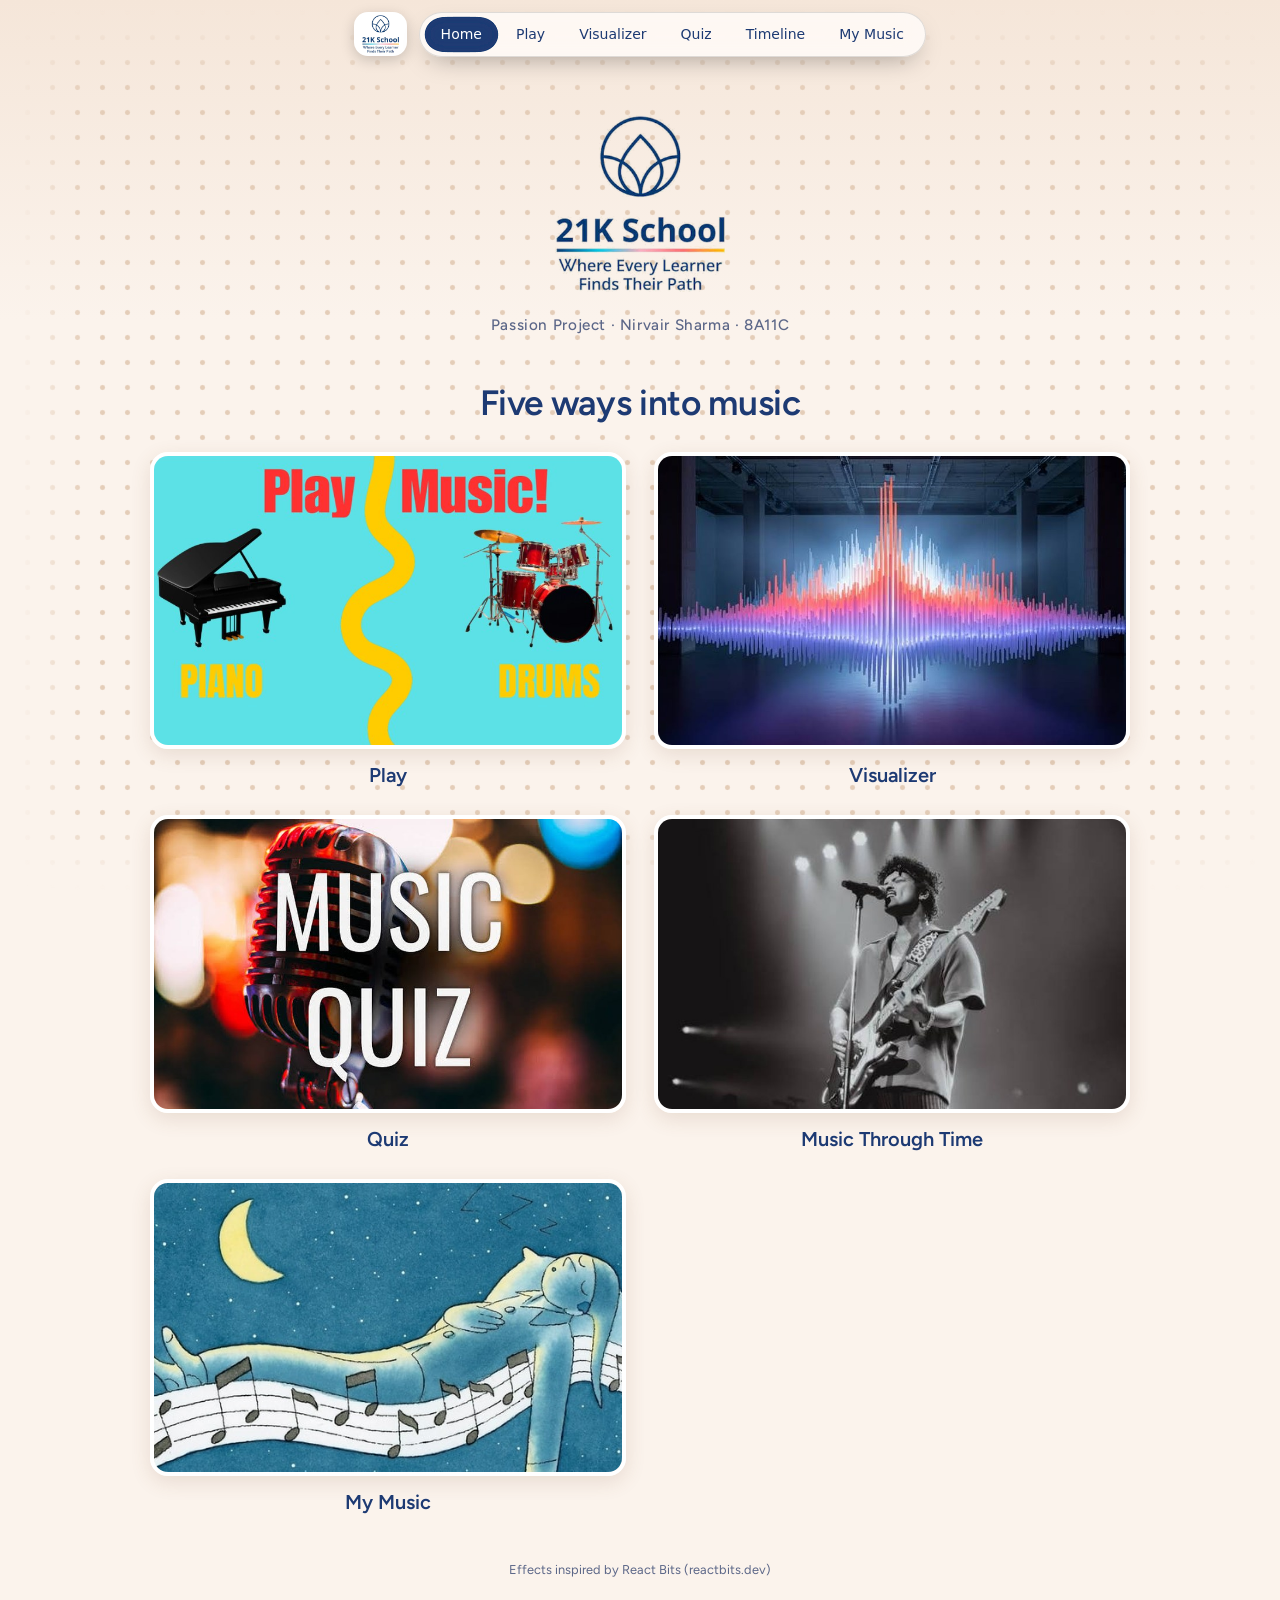
<file: index.html>
<!DOCTYPE html>
<html lang="en">
<head>
  <meta charset="utf-8">
  <meta name="viewport" content="width=device-width, initial-scale=1">
  <title>Passion Project · Nirvair Sharma</title>
  <link rel="preconnect" href="https://fonts.googleapis.com">
  <link rel="preconnect" href="https://fonts.gstatic.com" crossorigin>
  <link href="https://fonts.googleapis.com/css2?family=Figtree:wght@400;500;600;700&display=swap" rel="stylesheet">
  <link rel="stylesheet" href="style.css">
  <style>
    .dot-bg { position: fixed; inset: 0; z-index: 0; pointer-events: none; }
    .dot-grid__canvas { display: block; width: 100%; height: 100%; }
    .top, main, .foot { position: relative; z-index: 1; }
    .foot { text-align: center; margin-top: 48px; font-size: 0.8rem; color: var(--ink-soft); }
  </style>
</head>
<body>
  <div class="dot-bg" id="dots" aria-hidden="true"></div>

  <header class="top">
    <img class="logo" src="images/logo.png" alt="21K School: where every learner finds their path">
    <p class="credit">Passion Project · Nirvair Sharma · 8A11C</p>
  </header>

  <main>
    <h1>Five ways into music</h1>
    <nav class="grid" aria-label="Music sections">
      <a class="panel" href="play.html">
        <img src="images/panel-play.jpg" alt="A grand piano and a drum kit">
        <span class="name">Play</span>
      </a>
      <a class="panel" href="visualizer.html">
        <img src="images/panel-visualizer.jpg" alt="Glowing sound waves in a dark gallery">
        <span class="name">Visualizer</span>
      </a>
      <a class="panel" href="quiz.html">
        <img src="images/panel-quiz.jpg" alt="A vintage microphone with the words Music Quiz">
        <span class="name">Quiz</span>
      </a>
      <a class="panel" href="timeline.html">
        <img src="images/panel-timeline.jpg" alt="A singer playing electric guitar on stage in black and white">
        <span class="name">Music Through Time</span>
      </a>
            <a class="panel" href="my-music.html">
        <img src="images/music-panel.jpg" alt="A sleeping figure beneath a crescent moon, surrounded by musical notes">
        <span class="name">My Music</span>
      </a>
    </nav>
  </main>

  <p class="foot">Background effect: DotGrid from React Bits (reactbits.dev)</p>

<script>
/* DotGrid, from React Bits, converted from a React component to plain JavaScript. */
const VERTEX = `#version 300 es
precision highp float;
layout(location = 0) in vec2 aCorner;
layout(location = 1) in vec4 aMotion;
layout(location = 2) in vec2 aState;
uniform vec2 uResolution;
uniform float uSize;
uniform float uSwell;
uniform float uStretch;
uniform float uGlow;
out vec2 vLocal;
out vec2 vPoint;
out float vLength;
out float vRadius;
out float vEnergy;
void main() {
  float energy = aState.x;
  float radius = 0.5 * uSize * aState.y * (1.0 + uSwell * energy);
  float speed = length(aMotion.zw);
  float angle = speed > 0.001 ? atan(aMotion.w, aMotion.z) : 0.0;
  float axis = floor(angle / 1.5707963 + 0.5) * 1.5707963;
  angle = axis + (angle - axis) * smoothstep(8.0, 70.0, speed);
  vec2 dir = vec2(cos(angle), sin(angle));
  float halfLength = min(uSize * 2.0, speed * uStretch * 0.02);
  float pad = radius * (1.0 + uGlow * energy * 2.5) + 2.0;
  vec2 local = aCorner * vec2(halfLength + pad, pad);
  vec2 point = aMotion.xy + dir * local.x + vec2(-dir.y, dir.x) * local.y;
  vLocal = local;
  vPoint = point;
  vLength = halfLength;
  vRadius = radius;
  vEnergy = energy;
  vec2 clip = point / uResolution * 2.0 - 1.0;
  gl_Position = vec4(clip.x, -clip.y, 0.0, 1.0);
}
`;

const FRAGMENT = `#version 300 es
precision highp float;
in vec2 vLocal;
in vec2 vPoint;
in float vLength;
in float vRadius;
in float vEnergy;
uniform vec2 uResolution;
uniform vec3 uBase;
uniform vec3 uActive;
uniform float uGlow;
uniform float uOpacity;
uniform float uFade;
uniform int uShape;
out vec4 outColor;
float smootherstep01(float t) {
  t = clamp(t, 0.0, 1.0);
  return t * t * t * (t * (t * 6.0 - 15.0) + 10.0);
}
void main() {
  float d;
  if (uShape == 1) {
    float corner = vRadius * 0.3;
    vec2 q = abs(vLocal) - vec2(vLength + vRadius, vRadius) + corner;
    d = length(max(q, 0.0)) + min(max(q.x, q.y), 0.0) - corner;
  } else {
    d = length(vec2(max(abs(vLocal.x) - vLength, 0.0), vLocal.y)) - vRadius;
  }
  float aa = max(fwidth(d), 0.0001);
  float body = clamp(0.5 - d / aa, 0.0, 1.0);
  float halo = uGlow * vEnergy * 0.5 * exp(-max(d, 0.0) / max(vRadius * 1.3, 0.6));
  float alpha = body + (1.0 - body) * halo;
  vec3 color = mix(uBase, uActive, clamp(vEnergy * 1.2, 0.0, 1.0));
  float fade = 1.0;
  if (uFade > 0.0) {
    vec2 edge = min(vPoint, uResolution - vPoint) / (uFade * 0.4 * min(uResolution.x, uResolution.y));
    fade = smootherstep01(edge.x) * smootherstep01(edge.y);
  }
  alpha *= uOpacity * fade;
  outColor = vec4(color * alpha, alpha);
}
`;

const toRgb = (color) => {
  const match = /^#?([0-9a-f]{3}|[0-9a-f]{6})$/i.exec(String(color).trim());
  if (!match) return [1, 1, 1];
  const hex = match[1].length === 3 ? match[1].replace(/./g, (d) => d + d) : match[1];
  return [0, 2, 4].map((i) => parseInt(hex.slice(i, i + 2), 16) / 255);
};
const smootherstep = (t) => { const x = Math.min(1, Math.max(0, t)); return x * x * x * (x * (x * 6 - 15) + 10); };
const backOut = (t) => { const s = 1.9, x = t - 1; return 1 + x * x * ((s + 1) * x + s); };
const compile = (gl, type, source) => { const sh = gl.createShader(type); gl.shaderSource(sh, source); gl.compileShader(sh); return sh; };

function createDotGrid(container, options) {
  const S = Object.assign({
    dotSize: 5, gap: 18, baseColor: "#3a3446", activeColor: "#ffffff", proximity: 140, strength: 1, bounce: 0.6,
    tension: 0.4, returnDuration: 0.8, shockRadius: 320, shockStrength: 5, swell: 0.8, stretch: 0.5, glow: 0.5,
    shape: "circle", fade: 0, opacity: 1, intro: true, mouseInteraction: true, clickShock: true, paused: false, dpr: undefined
  }, options);

  const canvas = document.createElement("canvas");
  canvas.className = "dot-grid__canvas";
  container.appendChild(canvas);
  const gl = canvas.getContext("webgl2", { alpha: true, premultipliedAlpha: true, antialias: false });
  if (!gl) { canvas.remove(); return null; }

  const program = gl.createProgram();
  gl.attachShader(program, compile(gl, gl.VERTEX_SHADER, VERTEX));
  gl.attachShader(program, compile(gl, gl.FRAGMENT_SHADER, FRAGMENT));
  gl.linkProgram(program);
  if (!gl.getProgramParameter(program, gl.LINK_STATUS)) { canvas.remove(); return null; }

  const uniforms = {};
  for (const name of ["uResolution","uSize","uSwell","uStretch","uGlow","uBase","uActive","uOpacity","uFade","uShape"]) {
    uniforms[name] = gl.getUniformLocation(program, name);
  }

  const vao = gl.createVertexArray();
  gl.bindVertexArray(vao);
  const cornerBuffer = gl.createBuffer();
  gl.bindBuffer(gl.ARRAY_BUFFER, cornerBuffer);
  gl.bufferData(gl.ARRAY_BUFFER, new Float32Array([-1, -1, 1, -1, -1, 1, 1, 1]), gl.STATIC_DRAW);
  gl.enableVertexAttribArray(0);
  gl.vertexAttribPointer(0, 2, gl.FLOAT, false, 0, 0);
  const instanceBuffer = gl.createBuffer();
  gl.bindBuffer(gl.ARRAY_BUFFER, instanceBuffer);
  gl.enableVertexAttribArray(1);
  gl.vertexAttribPointer(1, 4, gl.FLOAT, false, 24, 0);
  gl.vertexAttribDivisor(1, 1);
  gl.enableVertexAttribArray(2);
  gl.vertexAttribPointer(2, 2, gl.FLOAT, false, 24, 16);
  gl.vertexAttribDivisor(2, 1);
  gl.bindVertexArray(null);

  const reduced = window.matchMedia("(prefers-reduced-motion: reduce)").matches;
  const view = { width: 0, height: 0, left: 0, top: 0, ratio: 1 };
  const grid = { count: 0, cols: 1, rows: 1, cell: 1, centerX: 0, centerY: 0, reach: 1 };
  let rest = new Float32Array(0), offset = new Float32Array(0), velocity = new Float32Array(0);
  let force = new Float32Array(0), next = new Float32Array(0), wave = new Float32Array(0);
  let energy = new Float32Array(0), instances = new Float32Array(0);
  const pointer = { x: 0, y: 0, vx: 0, vy: 0, time: 0, inside: false, presence: 0 };
  const shocks = [];
  let introStart = S.intro && !reduced ? -1 : null;
  let visible = true, raf = 0, last = 0;

  const rebuild = () => {
    const size = S.dotSize, spacing = S.gap;
    const cell = Math.max(2, size + spacing);
    const cols = Math.max(1, Math.floor((view.width + spacing) / cell));
    const rows = Math.max(1, Math.floor((view.height + spacing) / cell));
    const startX = (view.width - (cols * cell - spacing)) / 2 + size / 2;
    const startY = (view.height - (rows * cell - spacing)) / 2 + size / 2;
    const count = cols * rows;
    rest = new Float32Array(count * 2); offset = new Float32Array(count * 2);
    velocity = new Float32Array(count * 2); force = new Float32Array(count * 2);
    next = new Float32Array(count * 2); wave = new Float32Array(count * 4);
    energy = new Float32Array(count); instances = new Float32Array(count * 6);
    for (let row = 0; row < rows; row++) {
      for (let col = 0; col < cols; col++) {
        const index = (row * cols + col) * 2;
        rest[index] = startX + col * cell;
        rest[index + 1] = startY + row * cell;
      }
    }
    Object.assign(grid, { count, cols, rows, cell, centerX: view.width / 2, centerY: view.height / 2, reach: Math.hypot(view.width, view.height) / 2 });
    gl.bindBuffer(gl.ARRAY_BUFFER, instanceBuffer);
    gl.bufferData(gl.ARRAY_BUFFER, instances.byteLength, gl.DYNAMIC_DRAW);
  };

  const resize = () => {
    const rect = canvas.getBoundingClientRect();
    const ratio = Math.min(S.dpr ?? window.devicePixelRatio ?? 1, 2);
    const width = Math.max(1, Math.round(rect.width)), height = Math.max(1, Math.round(rect.height));
    Object.assign(view, { width, height, left: rect.left, top: rect.top, ratio });
    canvas.width = Math.round(width * ratio);
    canvas.height = Math.round(height * ratio);
    rebuild();
    render(performance.now());
  };

  const step = (dt, now) => {
    const motion = reduced ? 0 : 1;
    const zeta = 1 - 0.85 * Math.min(1, Math.max(0, S.bounce));
    const omega = 4 / (zeta * Math.max(0.2, S.returnDuration));
    const stiffness = omega * omega, damping = 2 * zeta * omega;
    const radius = Math.max(1, S.proximity);
    const speed = Math.hypot(pointer.vx, pointer.vy);
    const drive = S.mouseInteraction && pointer.inside ? 6500 * Math.tanh(speed / 900) * S.strength * motion : 0;
    const dirX = speed > 0.001 ? pointer.vx / speed : 0;
    const dirY = speed > 0.001 ? pointer.vy / speed : 0;
    const width = grid.cell * 1.4, travel = 650;
    const active = shocks.map((shock) => {
      const front = ((now - shock.start) / 1000) * travel;
      const power = smootherstep(1 - front / Math.max(1, S.shockRadius));
      return { ...shock, front, amplitude: power * S.shockStrength * grid.cell * 0.24 * motion };
    });
    const coupling = (Math.max(0, S.tension) * 900) ** 2 / (grid.cell * grid.cell);
    const viscosity = Math.sqrt(coupling) * 0.06;
    const limit = Math.sqrt(stiffness + 8 * coupling) + damping + 8 * viscosity;
    const steps = Math.min(24, Math.max(1, Math.ceil(dt / Math.min(1 / 120, 1.2 / limit))));
    const h = dt / steps;
    for (let i = 0; i < grid.count; i++) {
      const index = i * 2, rx = rest[index], ry = rest[index + 1];
      let ax = 0, ay = 0;
      if (drive > 0) {
        const ex = rx + offset[index] - pointer.x, ey = ry + offset[index + 1] - pointer.y;
        const distance = Math.hypot(ex, ey);
        if (distance < radius) {
          const weight = smootherstep(1 - distance / radius) * drive;
          const nx = distance > 0.001 ? ex / distance : 0, ny = distance > 0.001 ? ey / distance : 0;
          ax += weight * (dirX + nx * 0.6);
          ay += weight * (dirY + ny * 0.6);
        }
      }
      let wx = 0, wy = 0, wvx = 0, wvy = 0;
      for (const shock of active) {
        if (shock.amplitude <= 0) continue;
        const ex = rx - shock.x, ey = ry - shock.y;
        const distance = Math.hypot(ex, ey);
        const u = (distance - shock.front) / width;
        if (Math.abs(u) < 3 && distance > 0.001) {
          const nx = ex / distance, ny = ey / distance;
          const profile = Math.exp(-u * u);
          const push = shock.amplitude * profile;
          const rate = ((shock.amplitude * 2 * u * profile) / width) * travel;
          wx += nx * push; wy += ny * push; wvx += nx * rate; wvy += ny * rate;
          ax += nx * push * stiffness * 0.35;
          ay += ny * push * stiffness * 0.35;
        }
      }
      force[index] = ax; force[index + 1] = ay;
      const target = i * 4;
      wave[target] = wx; wave[target + 1] = wy; wave[target + 2] = wvx; wave[target + 3] = wvy;
    }
    const { cols, rows } = grid, stride = cols * 2;
    for (let n = 0; n < steps; n++) {
      for (let row = 0; row < rows; row++) {
        for (let col = 0; col < cols; col++) {
          const index = (row * cols + col) * 2;
          let ax = force[index] - stiffness * offset[index] - damping * velocity[index];
          let ay = force[index + 1] - stiffness * offset[index + 1] - damping * velocity[index + 1];
          if (coupling > 0) {
            let lx = -4 * offset[index], ly = -4 * offset[index + 1];
            let mx = -4 * velocity[index], my = -4 * velocity[index + 1];
            if (col > 0) { lx += offset[index - 2]; ly += offset[index - 1]; mx += velocity[index - 2]; my += velocity[index - 1]; }
            if (col < cols - 1) { lx += offset[index + 2]; ly += offset[index + 3]; mx += velocity[index + 2]; my += velocity[index + 3]; }
            if (row > 0) { lx += offset[index - stride]; ly += offset[index - stride + 1]; mx += velocity[index - stride]; my += velocity[index - stride + 1]; }
            if (row < rows - 1) { lx += offset[index + stride]; ly += offset[index + stride + 1]; mx += velocity[index + stride]; my += velocity[index + stride + 1]; }
            ax += coupling * lx + viscosity * mx;
            ay += coupling * ly + viscosity * my;
          }
          next[index] = velocity[index] + ax * h;
          next[index + 1] = velocity[index + 1] + ay * h;
        }
      }
      for (let i = 0; i < offset.length; i++) { velocity[i] = next[i]; offset[i] += velocity[i] * h; }
    }
    for (let i = 0; i < grid.count; i++) {
      const index = i * 2, target = i * 4;
      energy[i] = Math.min(1,
        (Math.hypot(velocity[index] + wave[target + 2], velocity[index + 1] + wave[target + 3]) / 380) * 0.85 +
        (Math.hypot(offset[index] + wave[target], offset[index + 1] + wave[target + 1]) / (grid.cell * 2.2)) * 0.35);
    }
    for (let i = shocks.length - 1; i >= 0; i--) {
      if (active[i].front > S.shockRadius + width * 3) shocks.splice(i, 1);
    }
    const decay = 1 - Math.exp(-dt / 0.08);
    pointer.vx -= pointer.vx * decay;
    pointer.vy -= pointer.vy * decay;
    const presenceTarget = S.mouseInteraction && pointer.inside ? 1 : 0;
    pointer.presence += (presenceTarget - pointer.presence) * (1 - Math.exp(-dt / 0.2));
  };

  const render = (now) => {
    const radius = Math.max(1, S.proximity);
    const introAge = introStart === null ? Infinity : introStart < 0 ? 0 : (now - introStart) / 1000;
    const introFront = introAge * grid.reach * 1.25, introBand = grid.cell * 4;
    for (let i = 0; i < grid.count; i++) {
      const index = i * 2, source = i * 4;
      const x = rest[index] + offset[index] + wave[source];
      const y = rest[index + 1] + offset[index + 1] + wave[source + 1];
      let glowing = energy[i];
      if (pointer.presence > 0.001) {
        const distance = Math.hypot(x - pointer.x, y - pointer.y);
        if (distance < radius) glowing = Math.max(glowing, smootherstep(1 - distance / radius) * 0.4 * pointer.presence);
      }
      let scale = 1;
      if (introStart !== null) {
        const distance = Math.hypot(rest[index] - grid.centerX, rest[index + 1] - grid.centerY);
        const appear = Math.min(1, Math.max(0, (introFront - distance) / introBand));
        scale = appear >= 1 ? 1 : Math.max(0, backOut(appear));
        glowing = Math.max(glowing, Math.sin(appear * Math.PI) * 0.6);
      }
      const t = i * 6;
      instances[t] = x; instances[t + 1] = y;
      instances[t + 2] = velocity[index] + wave[source + 2];
      instances[t + 3] = velocity[index + 1] + wave[source + 3];
      instances[t + 4] = glowing; instances[t + 5] = scale;
    }
    const base = toRgb(S.baseColor), accent = toRgb(S.activeColor);
    gl.viewport(0, 0, canvas.width, canvas.height);
    gl.clearColor(0, 0, 0, 0);
    gl.clear(gl.COLOR_BUFFER_BIT);
    gl.enable(gl.BLEND);
    gl.blendFunc(gl.ONE, gl.ONE_MINUS_SRC_ALPHA);
    gl.useProgram(program);
    gl.uniform2f(uniforms.uResolution, view.width, view.height);
    gl.uniform1f(uniforms.uSize, Math.max(0.5, S.dotSize));
    gl.uniform1f(uniforms.uSwell, reduced ? 0 : Math.max(0, S.swell));
    gl.uniform1f(uniforms.uStretch, reduced ? 0 : Math.max(0, S.stretch));
    gl.uniform1f(uniforms.uGlow, Math.max(0, S.glow));
    gl.uniform3f(uniforms.uBase, base[0], base[1], base[2]);
    gl.uniform3f(uniforms.uActive, accent[0], accent[1], accent[2]);
    gl.uniform1f(uniforms.uOpacity, Math.min(1, Math.max(0, S.opacity)));
    gl.uniform1f(uniforms.uFade, Math.min(1, Math.max(0, S.fade)));
    gl.uniform1i(uniforms.uShape, S.shape === "square" ? 1 : 0);
    gl.bindVertexArray(vao);
    gl.bindBuffer(gl.ARRAY_BUFFER, instanceBuffer);
    gl.bufferSubData(gl.ARRAY_BUFFER, 0, instances);
    gl.drawArraysInstanced(gl.TRIANGLE_STRIP, 0, 4, grid.count);
    gl.bindVertexArray(null);
  };

  const settled = (now) => {
    if (shocks.length) return false;
    if (introStart !== null) {
      if (introStart < 0 || (now - introStart) / 1000 < 1.6) return false;
      introStart = null;
    }
    if (Math.abs(pointer.vx) + Math.abs(pointer.vy) > 1) return false;
    const presenceTarget = S.mouseInteraction && pointer.inside ? 1 : 0;
    if (Math.abs(presenceTarget - pointer.presence) > 0.002) return false;
    for (let i = 0; i < offset.length; i++) {
      if (Math.abs(offset[i]) > 0.02 || Math.abs(velocity[i]) > 0.5) return false;
    }
    return true;
  };

  const frame = (now) => {
    raf = 0;
    if (S.paused || !visible) return;
    if (introStart !== null && introStart < 0) introStart = now;
    const dt = Math.min(0.05, (now - last) / 1000 || 0);
    last = now;
    step(dt, now);
    render(now);
    if (!settled(now)) raf = requestAnimationFrame(frame);
  };
  const wake = () => {
    if (raf || S.paused || !visible) return;
    last = performance.now();
    raf = requestAnimationFrame(frame);
  };
  const locate = (event) => {
    const rect = canvas.getBoundingClientRect();
    view.left = rect.left; view.top = rect.top;
    return [event.clientX - rect.left, event.clientY - rect.top];
  };
  const onMove = (event) => {
    if (!S.mouseInteraction) return;
    const [x, y] = locate(event);
    const inside = x >= 0 && y >= 0 && x <= view.width && y <= view.height;
    const time = event.timeStamp || performance.now();
    if (inside && pointer.inside && pointer.time) {
      const elapsed = Math.max(4, time - pointer.time) / 1000;
      pointer.vx += ((x - pointer.x) / elapsed - pointer.vx) * 0.6;
      pointer.vy += ((y - pointer.y) / elapsed - pointer.vy) * 0.6;
    } else { pointer.vx = 0; pointer.vy = 0; }
    pointer.x = x; pointer.y = y; pointer.time = time;
    if (inside !== pointer.inside || inside) { pointer.inside = inside; wake(); }
  };
  const onLeave = () => { pointer.inside = false; pointer.time = 0; wake(); };
  const onOut = (event) => { if (!event.relatedTarget) onLeave(); };
  const onDown = (event) => {
    if (!S.clickShock || reduced) return;
    const [x, y] = locate(event);
    if (x < 0 || y < 0 || x > view.width || y > view.height) return;
    shocks.push({ x, y, start: performance.now() });
    if (shocks.length > 6) shocks.shift();
    wake();
  };

  window.addEventListener("pointermove", onMove, { passive: true });
  window.addEventListener("pointerdown", onDown, { passive: true });
  window.addEventListener("pointerout", onOut);
  window.addEventListener("blur", onLeave);
  const resizeObserver = new ResizeObserver(() => { resize(); wake(); });
  resizeObserver.observe(canvas);
  const visibilityObserver = new IntersectionObserver(([entry]) => { visible = entry.isIntersecting; if (visible) wake(); });
  visibilityObserver.observe(canvas);
  const onVisibility = () => { if (document.hidden) { cancelAnimationFrame(raf); raf = 0; } else wake(); };
  document.addEventListener("visibilitychange", onVisibility);

  resize();
  wake();

  return {
    destroy() {
      cancelAnimationFrame(raf);
      resizeObserver.disconnect(); visibilityObserver.disconnect();
      window.removeEventListener("pointermove", onMove);
      window.removeEventListener("pointerdown", onDown);
      window.removeEventListener("pointerout", onOut);
      window.removeEventListener("blur", onLeave);
      document.removeEventListener("visibilitychange", onVisibility);
      canvas.remove();
    }
  };
}

/* Settings for the home page. Change the numbers and colors here to tweak the look. */
createDotGrid(document.getElementById("dots"), {
  baseColor: "#e4cdb8",     // dots at rest (a little darker than the page)
  activeColor: "#1d3a73",   // navy from the logo, when the cursor pushes them
  shape: "circle",
  dotSize: 5,
  gap: 20,
  proximity: 140,
  strength: 1,
  bounce: 0.6,
  tension: 0.4,
  returnDuration: 0.8,
  shockRadius: 320,
  shockStrength: 5,
  swell: 0.8,
  stretch: 0.5,
  glow: 0.3,
  fade: 0.3,
  intro: true
});
</script>
<script>const blob = document.createElement("div");
blob.id = "liquid-cursor";
document.body.appendChild(blob);

let mouseX = -150;
let mouseY = -150;
let blobX = -150;
let blobY = -150;

document.addEventListener("mousemove", (e) => {
  mouseX = e.clientX;
  mouseY = e.clientY;
  blob.classList.add("visible");
});

document.addEventListener("mouseleave", () => {
  blob.classList.remove("visible");
});

function animateBlob() {
  blobX += (mouseX - blobX) * 0.12;
  blobY += (mouseY - blobY) * 0.12;

  blob.style.left = `${blobX}px`;
  blob.style.top = `${blobY}px`;

  requestAnimationFrame(animateBlob);
}

animateBlob();
</script> 

<script src="site.js" defer></script>
</body>
</html>
</file>
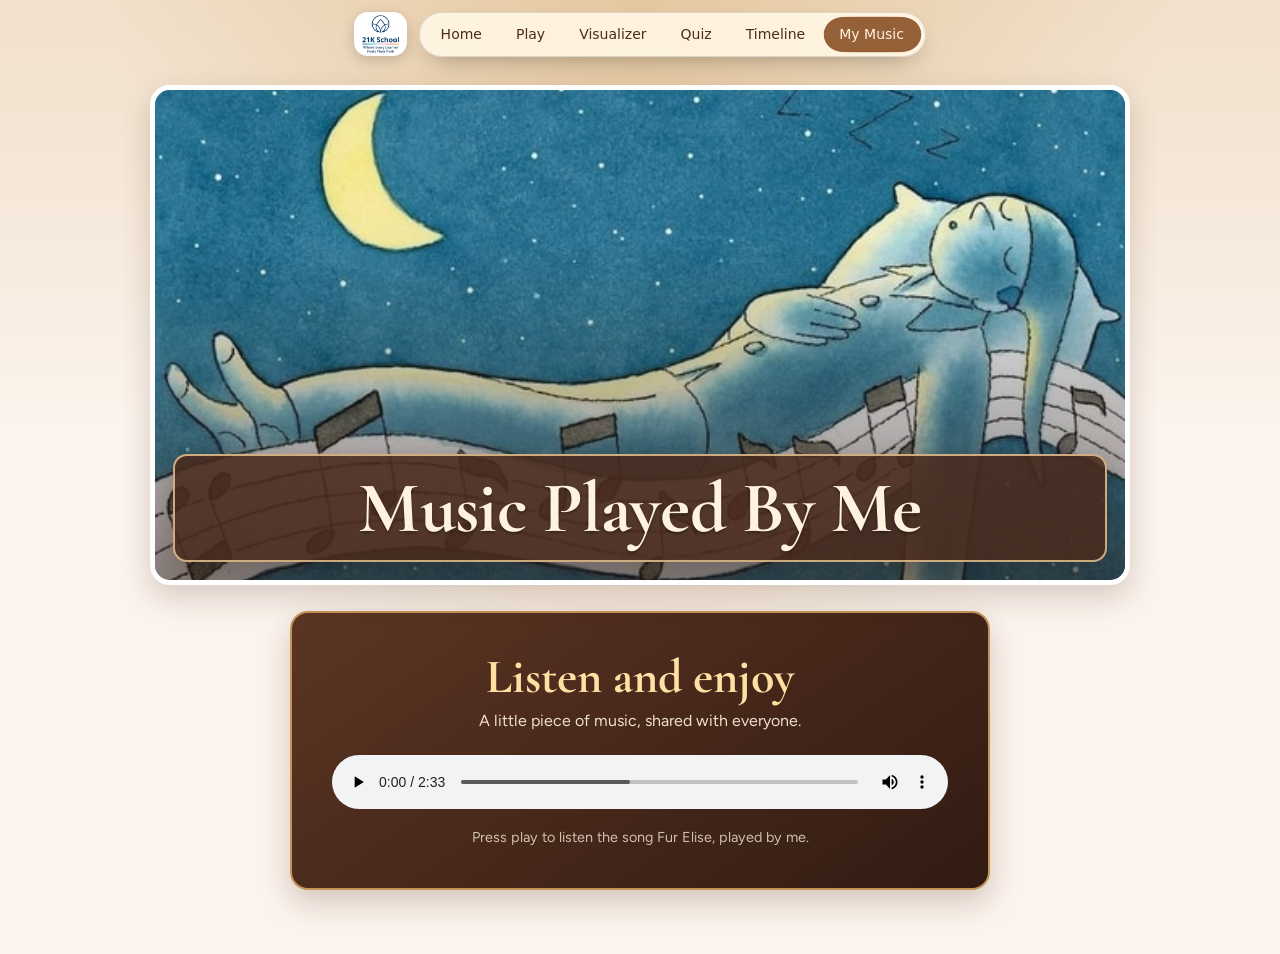
<file: my-music.html>
<!DOCTYPE html>
<html lang="en">
<head>
  <meta charset="utf-8">
  <meta name="viewport" content="width=device-width, initial-scale=1">
  <title>My Music · Nirvair Sharma</title>
  <link rel="preconnect" href="https://fonts.googleapis.com">
  <link rel="preconnect" href="https://fonts.gstatic.com" crossorigin>
  <link href="https://fonts.googleapis.com/css2?family=Cormorant+Garamond:wght@600;700&family=Figtree:wght@400;500;600&display=swap" rel="stylesheet">
  <link rel="stylesheet" href="style.css">
</head>
<body class="music-page">
  <main class="music-main">
    <section class="music-hero" aria-labelledby="music-title">
      <img
        src="images/music-panel.jpg"
        alt="A sleeping figure beneath a crescent moon, surrounded by musical notes">
      <h1 class="music-title" id="music-title">Music Played By Me</h1>
    </section>

    <section class="music-card" aria-label="My music player">
      <h2>Listen and enjoy</h2>
      <p>A little piece of music, shared with everyone.</p>
      <audio controls preload="metadata">
        <source src="Music/VID_20261025_230347_587_bsl.mp3" type="audio/mpeg">
        Your browser does not support the audio player.
      </audio>
      <p class="music-note">Press play to listen the song Fur Elise, played by me.</p>
    </section>
  </main>

  <script src="site.js" defer></script>
</body>
</html>
</file>
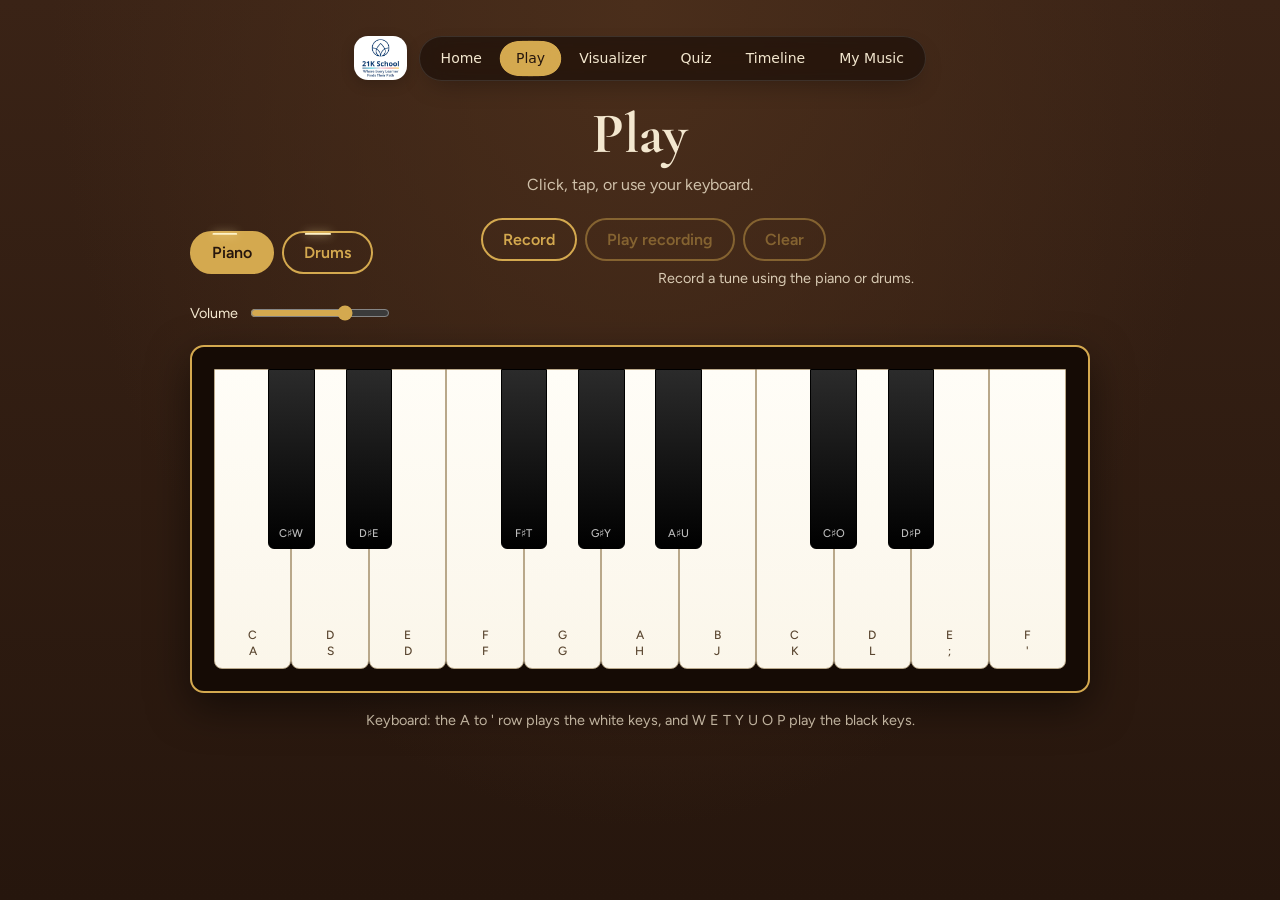
<file: play.html>
<!DOCTYPE html>
<html lang="en">
<head>
<meta charset="utf-8">
<meta name="viewport" content="width=device-width, initial-scale=1">
<title>Play</title>
<link rel="preconnect" href="https://fonts.googleapis.com">
<link rel="preconnect" href="https://fonts.gstatic.com" crossorigin>
<link href="https://fonts.googleapis.com/css2?family=Cormorant+Garamond:wght@700&family=Figtree:wght@400;500;600&display=swap" rel="stylesheet">
<style>
:root { --wood:#26160d; --wood-2:#3a2316; --gold:#d4a94f; --ivory:#fbf6ea; --ink:#f3e7cf; }
* { box-sizing:border-box; }
body { margin:0; padding:24px 20px 56px; min-height:100vh; font-family:"Figtree",system-ui,sans-serif; color:var(--ink); background:radial-gradient(ellipse at top,#4a2e1b,transparent 65%),linear-gradient(180deg,var(--wood-2),var(--wood)); }
.home { color:var(--gold); text-decoration:none; font-size:.95rem; }.home:hover { text-decoration:underline; }
h1 { margin:12px 0 6px; text-align:center; font-family:"Cormorant Garamond",Georgia,serif; font-size:clamp(2.4rem,7vw,3.6rem); }.sub { text-align:center; margin:0 0 24px; opacity:.8; }
.bar { max-width:900px; margin:0 auto 22px; display:flex; flex-wrap:wrap; gap:16px; align-items:center; justify-content:space-between; }.tabs { display:flex; gap:8px; }.tabs button,.record-controls button { padding:10px 20px; border-radius:999px; border:2px solid var(--gold); background:transparent; color:var(--gold); font:600 1rem "Figtree",sans-serif; cursor:pointer; }.tabs button[aria-pressed="true"],.record-controls button[aria-pressed="true"] { background:var(--gold); color:var(--wood); }.record-controls { display:flex; flex-wrap:wrap; gap:8px; }.record-controls button:disabled { opacity:.45; cursor:not-allowed; }.record-status { width:100%; min-height:1.2em; text-align:center; font-size:.9rem; color:var(--ink); opacity:.85; }
.vol { display:flex; align-items:center; gap:10px; font-size:.9rem; }.vol input { accent-color:var(--gold); width:140px; }.frame { max-width:900px; margin:0 auto; padding:22px; border-radius:14px; border:2px solid var(--gold); background:#150b05; box-shadow:0 14px 40px rgba(0,0,0,.5); }
.piano { position:relative; display:flex; height:min(300px,55vw); user-select:none; touch-action:manipulation; }.white { flex:1; display:flex; flex-direction:column; justify-content:flex-end; align-items:center; padding-bottom:10px; gap:2px; background:linear-gradient(180deg,#fffdf7,var(--ivory)); color:#5a4630; border:1px solid #b9a88a; border-radius:0 0 8px 8px; cursor:pointer; font:500 .75rem "Figtree",sans-serif; }.black { position:absolute; top:0; height:60%; width:calc(100% / 11 * .6); z-index:2; display:flex; align-items:flex-end; justify-content:center; padding-bottom:8px; background:linear-gradient(180deg,#2b2b2b,#000); color:#bbb; border:1px solid #000; border-radius:0 0 6px 6px; cursor:pointer; font:500 .7rem "Figtree",sans-serif; }.white.down { background:#f0d98e; }.black.down { background:#6b5522; }
.kit { display:grid; grid-template-columns:repeat(3,1fr); gap:16px; user-select:none; touch-action:manipulation; }.pad { aspect-ratio:1.4; border-radius:50%; border:3px solid var(--gold); background:radial-gradient(circle at 35% 30%,#7a2b1c,#3b120b); color:var(--ink); display:flex; flex-direction:column; align-items:center; justify-content:center; gap:4px; font:600 1.05rem "Figtree",sans-serif; cursor:pointer; transition:transform .08s; }.pad small { font-weight:500; opacity:.75; }.pad.cym { background:radial-gradient(circle at 35% 30%,#a8863a,#5c4515); }.pad.kick { grid-column:1/-1; aspect-ratio:auto; height:90px; border-radius:50px; }.pad.down { transform:scale(.94); border-color:#fff; filter:brightness(1.4); }.hint { text-align:center; margin:18px 0 0; font-size:.9rem; opacity:.75; }[hidden] { display:none !important; }:focus-visible { outline:3px solid #fff; outline-offset:3px; }
@media (max-width:560px) { .white { font-size:.6rem; }.black { font-size:0; }.kit { gap:10px; }.pad { font-size:.85rem; }.bar { justify-content:center; }.record-controls { justify-content:center; } }
</style>
</head>
<body>
<a class="home" href="index.html">&larr; Home</a><h1>Play</h1><p class="sub">Click, tap, or use your keyboard.</p>
<div class="bar"><div class="tabs"><button id="tab-piano" aria-pressed="true">Piano</button><button id="tab-drums" aria-pressed="false">Drums</button></div><div class="record-controls" role="group" aria-label="Tune recording controls"><button id="recordBtn" aria-pressed="false">Record</button><button id="playRecordingBtn" disabled>Play recording</button><button id="clearRecordingBtn" disabled>Clear</button><span class="record-status" id="recordStatus" aria-live="polite">Record a tune using the piano or drums.</span></div><label class="vol">Volume <input id="vol" type="range" min="0" max="1" step="0.05" value="0.7"></label></div>
<div class="frame"><div id="piano" class="piano" role="group" aria-label="Piano keys"></div><div id="kit" class="kit" role="group" aria-label="Drum pads" hidden></div></div><p class="hint" id="hint"></p>
<script>
let ctx, master, noiseBuf;
const vol=document.getElementById("vol"),recordBtn=document.getElementById("recordBtn"),playRecordingBtn=document.getElementById("playRecordingBtn"),clearRecordingBtn=document.getElementById("clearRecordingBtn"),recordStatus=document.getElementById("recordStatus");
let recording=false,recordingStartedAt=0,recordingEvents=[],playbackTimers=[],playingRecording=false;
vol.addEventListener("input",()=>{if(master)master.gain.value=+vol.value});
function audio(){if(!ctx){ctx=new(window.AudioContext||window.webkitAudioContext)();master=ctx.createGain();master.gain.value=+vol.value;master.connect(ctx.destination);noiseBuf=ctx.createBuffer(1,ctx.sampleRate,ctx.sampleRate);const d=noiseBuf.getChannelData(0);for(let i=0;i<d.length;i++)d[i]=Math.random()*2-1}if(ctx.state==="suspended")ctx.resume();return ctx}
function env(g,t,peak,dur){g.gain.setValueAtTime(.0001,t);g.gain.exponentialRampToValueAtTime(peak,t+.008);g.gain.exponentialRampToValueAtTime(.0001,t+dur)}
function tone(c,t,f0,f1,dur,peak){const o=c.createOscillator(),g=c.createGain();o.frequency.setValueAtTime(f0,t);o.frequency.exponentialRampToValueAtTime(f1,t+dur*.5);env(g,t,peak,dur);o.connect(g);g.connect(master);o.start(t);o.stop(t+dur+.05)}
function noise(c,t,hp,dur,peak){const s=c.createBufferSource();s.buffer=noiseBuf;const f=c.createBiquadFilter();f.type="highpass";f.frequency.value=hp;const g=c.createGain();env(g,t,peak,dur);s.connect(f);f.connect(g);g.connect(master);s.start(t);s.stop(t+dur+.05)}
function captureEvent(type,value){if(recording&&!playingRecording&&recordingEvents.length<2000)recordingEvents.push({type,value,at:performance.now()-recordingStartedAt})}
function updateRecordingControls(){playRecordingBtn.disabled=recording||playingRecording||recordingEvents.length===0;clearRecordingBtn.disabled=recording||playingRecording||recordingEvents.length===0;recordBtn.disabled=playingRecording;recordBtn.setAttribute("aria-pressed",String(recording));recordBtn.textContent=recording?"Stop recording":"Record"}
recordBtn.addEventListener("click",()=>{if(recording){recording=false;recordStatus.textContent=recordingEvents.length?"Tune recorded! Press Play recording to hear it.":"No notes recorded yet. Press Record and play some notes."}else{recordingEvents=[];recordingStartedAt=performance.now();recording=true;recordStatus.textContent="Recording… Play the piano or drums, then press Stop recording."}updateRecordingControls()});
function stopPlayback(){playbackTimers.forEach(clearTimeout);playbackTimers=[];playingRecording=false;updateRecordingControls()}
playRecordingBtn.addEventListener("click",()=>{if(!recordingEvents.length||playingRecording)return;audio();playingRecording=true;updateRecordingControls();recordStatus.textContent="Playing your tune…";const events=recordingEvents.slice();events.forEach(e=>playbackTimers.push(setTimeout(()=>{if(e.type==="note")playNote(e.value);else hitDrum(DRUMS[e.value])},e.at)));const end=events[events.length-1].at+300;playbackTimers.push(setTimeout(()=>{playingRecording=false;playbackTimers=[];recordStatus.textContent="Playback finished. Press Play recording to hear it again.";updateRecordingControls()},end))});
clearRecordingBtn.addEventListener("click",()=>{if(recording||playingRecording)return;recordingEvents=[];recordStatus.textContent="Recording cleared. Record a new tune whenever you like.";updateRecordingControls()});
/* Piano */
const NAMES=["C","C♯","D","D♯","E","F","F♯","G","G♯","A","A♯","B"],WHITE=[60,62,64,65,67,69,71,72,74,76,77],WKEYS=["a","s","d","f","g","h","j","k","l",";","'"],BLACK=[[61,"w",0],[63,"e",1],[66,"t",3],[68,"y",4],[70,"u",5],[73,"o",7],[75,"p",8]],noteMap={},elByNote={};
function playNote(midi){captureEvent("note",midi);const c=audio(),t=c.currentTime,f=440*Math.pow(2,(midi-69)/12),g=c.createGain();env(g,t,.5,1.8);g.connect(master);[["triangle",1,1],["sine",2,.35],["sine",3,.12]].forEach(([type,m,a])=>{const o=c.createOscillator(),og=c.createGain();o.type=type;o.frequency.value=f*m;og.gain.value=a;o.connect(og);og.connect(g);o.start(t);o.stop(t+1.9)});flash(elByNote[midi])}
const pianoEl=document.getElementById("piano");function makeKey(midi,key,cls,style){const b=document.createElement("button");b.className=cls;b.setAttribute("aria-label",NAMES[midi%12]);b.innerHTML="<span>"+NAMES[midi%12]+"</span><span>"+key.toUpperCase()+"</span>";if(style)b.style.left=style;b.addEventListener("pointerdown",e=>{e.preventDefault();playNote(midi)});pianoEl.appendChild(b);elByNote[midi]=b;noteMap[key]=midi}WHITE.forEach((m,i)=>makeKey(m,WKEYS[i],"white"));BLACK.forEach(([m,k,idx])=>makeKey(m,k,"black","calc(100% / 11 * "+(idx+1)+" - 100% / 11 * 0.3)"));
/* Drums */
const DRUMS=[{name:"Crash",key:"q",cls:"cym",hit:(c,t)=>noise(c,t,3000,1.4,.5)},{name:"Hi-hat",key:"w",cls:"cym",hit:(c,t)=>noise(c,t,7000,.07,.5)},{name:"Ride",key:"e",cls:"cym",hit:(c,t)=>{noise(c,t,5000,.7,.35);tone(c,t,3000,2900,.3,.05)}},{name:"High tom",key:"a",cls:"",hit:(c,t)=>tone(c,t,220,130,.35,.8)},{name:"Snare",key:"s",cls:"",hit:(c,t)=>{noise(c,t,1500,.2,.7);tone(c,t,200,150,.12,.5)}},{name:"Low tom",key:"d",cls:"",hit:(c,t)=>tone(c,t,140,70,.45,.9)},{name:"Kick",key:" ",cls:"kick",label:"Space",hit:(c,t)=>tone(c,t,160,45,.4,1)}];
const drumMap={},kitEl=document.getElementById("kit");DRUMS.forEach((d,i)=>{const b=document.createElement("button");b.className="pad "+d.cls;b.innerHTML=d.name+"<small>"+(d.label||d.key.toUpperCase())+"</small>";d.el=b;drumMap[d.key]=d;b.addEventListener("pointerdown",e=>{e.preventDefault();hitDrum(d)});kitEl.appendChild(b);d.index=i});
function hitDrum(d){captureEvent("drum",d.index);const c=audio();d.hit(c,c.currentTime);flash(d.el)}
function flash(el){if(!el)return;el.classList.add("down");setTimeout(()=>el.classList.remove("down"),130)}
/* Tabs and keyboard */
let mode="piano";const hint=document.getElementById("hint");function setMode(m){mode=m;pianoEl.hidden=m!=="piano";kitEl.hidden=m!=="drums";document.getElementById("tab-piano").setAttribute("aria-pressed",m==="piano");document.getElementById("tab-drums").setAttribute("aria-pressed",m==="drums");hint.textContent=m==="piano"?"Keyboard: the A to ' row plays the white keys, and W E T Y U O P play the black keys.":"Keyboard: Q W E are the cymbals, A S D are the snare and toms, and Space is the kick."}
document.getElementById("tab-piano").onclick=()=>setMode("piano");document.getElementById("tab-drums").onclick=()=>setMode("drums");setMode("piano");
document.addEventListener("keydown",e=>{if(e.repeat||e.ctrlKey||e.metaKey||e.altKey)return;const k=e.key.toLowerCase();if(mode==="piano"&&noteMap[k]!==undefined){e.preventDefault();playNote(noteMap[k])}else if(mode==="drums"&&drumMap[k]){e.preventDefault();hitDrum(drumMap[k])}});updateRecordingControls();
</script>
<script src="site.js" defer></script>
</body>
</html>
</file>
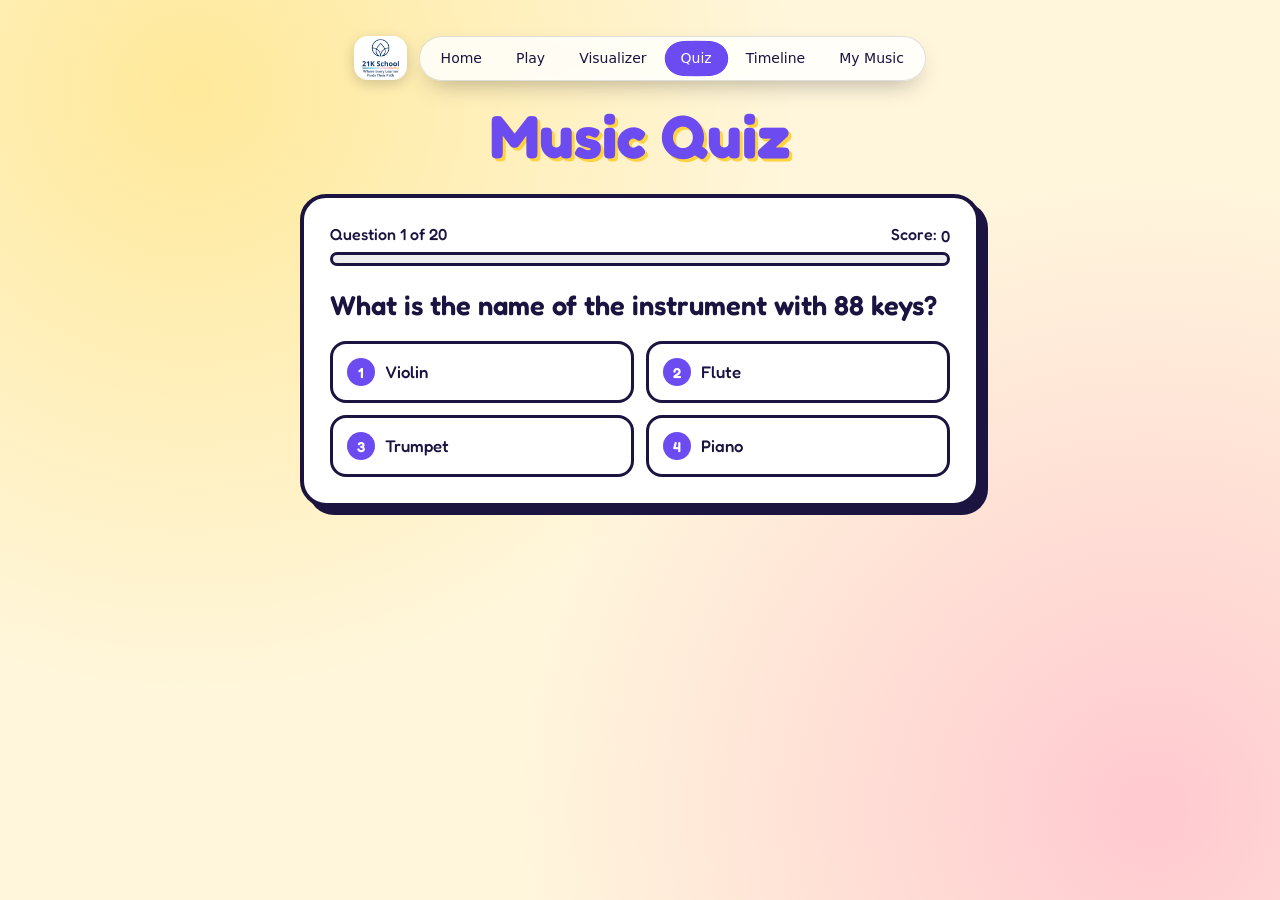
<file: quiz.html>
<!DOCTYPE html>
<html lang="en">
<head>
<meta charset="utf-8">
<meta name="viewport" content="width=device-width, initial-scale=1">
<title>Music Quiz</title>
<link rel="preconnect" href="https://fonts.googleapis.com">
<link rel="preconnect" href="https://fonts.gstatic.com" crossorigin>
<link href="https://fonts.googleapis.com/css2?family=Fredoka:wght@400;500;600;700&display=swap" rel="stylesheet">
<style>
:root { --sun:#ffd23f; --coral:#ff5a5f; --teal:#12b5b0; --purple:#6c4cf1; --ink:#1b1340; --cream:#fff6dc; }
* { box-sizing:border-box; }
body { margin:0; padding:24px 20px 56px; min-height:100vh; font-family:"Fredoka",system-ui,sans-serif; color:var(--ink); background:radial-gradient(circle at 15% 10%,#ffe99a,transparent 45%),radial-gradient(circle at 90% 90%,#ffc9d0,transparent 45%),var(--cream); }
.home { color:var(--purple); text-decoration:none; font-weight:500; }.home:hover { text-decoration:underline; }
h1 { margin:10px 0 22px; text-align:center; font-size:clamp(2.4rem,8vw,3.8rem); font-weight:700; color:var(--purple); text-shadow:3px 3px 0 var(--sun); }
.card { max-width:680px; margin:0 auto; padding:26px; background:#fff; border:4px solid var(--ink); border-radius:26px; box-shadow:8px 8px 0 var(--ink); }
.meta { display:flex; justify-content:space-between; font-weight:500; margin-bottom:8px; }.track { height:14px; background:#eee; border:3px solid var(--ink); border-radius:99px; overflow:hidden; margin-bottom:22px; }#bar { height:100%; width:0; background:var(--teal); transition:width .4s ease; }
#q { font-size:clamp(1.3rem,4vw,1.7rem); font-weight:600; line-height:1.3; margin:0 0 18px; }.sound { display:inline-block; margin:0 0 18px; padding:12px 22px; border:3px solid var(--ink); border-radius:99px; background:var(--sun); font:600 1.05rem "Fredoka",sans-serif; cursor:pointer; box-shadow:3px 3px 0 var(--ink); }.sound:active { transform:translate(2px,2px); box-shadow:1px 1px 0 var(--ink); }
.opts { display:grid; grid-template-columns:1fr 1fr; gap:12px; }.opt { display:flex; align-items:center; gap:10px; padding:14px; text-align:left; font:500 1.05rem "Fredoka",sans-serif; color:var(--ink); background:#fff; border:3px solid var(--ink); border-radius:16px; cursor:pointer; transition:transform .1s,background .15s; }.opt:hover:not(:disabled) { transform:translateY(-2px); background:#f0ebff; }.opt .n { flex:none; width:28px; height:28px; display:grid; place-items:center; border-radius:50%; background:var(--purple); color:#fff; font-size:.9rem; font-weight:600; }.opt.right { background:#c4f2df; border-color:#0d8a6a; }.opt.wrong { background:#ffd3d3; border-color:#c4373b; }.opt:disabled { cursor:default; }
.fb { margin-top:18px; padding:14px 16px; border-radius:16px; background:#f4f0ff; border:3px solid var(--purple); line-height:1.45; }.fb strong { display:block; font-size:1.15rem; margin-bottom:2px; }.next { margin-top:14px; padding:12px 28px; border:3px solid var(--ink); border-radius:99px; background:var(--coral); color:#fff; font:600 1.05rem "Fredoka",sans-serif; cursor:pointer; box-shadow:3px 3px 0 var(--ink); }.next:active { transform:translate(2px,2px); box-shadow:1px 1px 0 var(--ink); }.result { text-align:center; }.big { font-size:clamp(3rem,12vw,5rem); font-weight:700; color:var(--purple); line-height:1; margin:8px 0; }.result p { font-size:1.2rem; margin:8px 0; }.best { color:#6a6488; font-size:1rem !important; }[hidden] { display:none !important; }:focus-visible { outline:4px solid var(--purple); outline-offset:3px; }.bit { position:fixed; top:-20px; width:10px; height:16px; z-index:10; animation:fall 2.8s linear forwards; }@keyframes fall { to { transform:translateY(110vh) rotate(720deg); } }@media (max-width:520px) { .opts { grid-template-columns:1fr; } .card { padding:18px; } }
</style>
</head>
<body>
<a class="home" href="index.html">&larr; Home</a><h1>Music Quiz</h1>
<main class="card"><section id="quiz"><div class="meta"><span id="count"></span><span id="scoreLive"></span></div><div class="track"><div id="bar"></div></div><h2 id="q"></h2><button class="sound" id="soundBtn" hidden>&#9654; Play sound</button><div class="opts" id="opts"></div><div class="fb" id="fb" hidden><strong id="verdict"></strong><span id="why"></span><br><button class="next" id="next">Next question</button></div></section><section class="result" id="result" hidden><p>Your score</p><div class="big" id="final"></div><p id="msg"></p><p class="best" id="best"></p><button class="next" id="again">Play again</button></section></main>
<script>
const QUESTIONS = [
 {q:"The oldest known musical instruments are about 40,000 years old. What were they made from?",options:["Bone","Gold","Clay","Bamboo"],answer:0,why:"Flutes made from bone have been found in caves in Germany."},
 {q:"Which composer's Ninth Symphony, first performed in 1824, was the first major symphony to add a choir?",options:["Mozart","Beethoven","Haydn","Bach"],answer:1,why:"Beethoven's Ninth ends with a famous choral finale."},
 {q:"In which city did jazz begin in the early 1900s?",options:["Chicago","New York","New Orleans","Memphis"],answer:2,why:"Jazz grew in New Orleans by mixing blues, ragtime and brass band music."},
 {q:"Which 1954 recording by Bill Haley and His Comets became a huge hit in 1955?",options:["Hound Dog","Rock Around the Clock","Johnny B. Goode","Jailhouse Rock"],answer:1,why:"Rock Around the Clock helped bring rock and roll to a young audience."},
 {q:"Hip-hop began in the early 1970s in which part of New York?",options:["The Bronx","Brooklyn","Queens","Harlem"],answer:0,why:"Hip-hop started at block parties in the Bronx."},
 {q:"Which of these is NOT one of the four main elements of hip-hop?",options:["DJing","Rapping (MCing)","Opera singing","Graffiti art"],answer:2,why:"The four elements are DJing, rapping, breaking and graffiti art."},
 {q:"MIDI, a standard from 1983, lets keyboards and computers talk to each other. What does it send?",options:["Recorded sound","Pictures","Electricity","Instructions like which note to play"],answer:3,why:"MIDI sends instructions, not sound, so the files are tiny."},
 {q:"Which music streaming service launched in 2008?",options:["Napster","iTunes Store","Spotify","Vinyl Club"],answer:2,why:"Napster started in 1999 and the iTunes Store in 2003. Spotify launched in 2008."},
 {q:"Press play. Which part of a drum kit makes this sound?",sound:"hat",options:["Kick drum","Hi-hat","Low tom","Snare drum"],answer:1,why:"A short, bright, hissy tick is a hi-hat."},
 {q:"Press play. You will hear two notes. Which one is higher?",sound:"tones",options:["The first note","The second note","They are the same"],answer:1,why:"The first note vibrates 262 times a second and the second 440 times a second. Faster vibrations sound higher."},
 {q:"Which artist released the song ‘Blinding Lights’?",options:["The Weeknd","Bruno Mars","Ed Sheeran","Drake"],answer:0,why:"‘Blinding Lights’ was released by the Canadian singer The Weeknd."},
 {q:"What is the name of the instrument with 88 keys?",options:["Piano","Violin","Flute","Trumpet"],answer:0,why:"A standard modern piano has 88 keys."},
 {q:"Which singer is known as the ‘King of Pop’?",options:["Elvis Presley","Michael Jackson","Prince","Freddie Mercury"],answer:1,why:"Michael Jackson is widely known by the title ‘King of Pop’."},
 {q:"Press play. Which song is this short melody from?",sound:"blinding",options:["Blinding Lights","Bohemian Rhapsody","Imagine","Shape of You"],answer:0,why:"The clip uses a short, synthesised melody inspired by ‘Blinding Lights’."},
 {q:"What musical symbol indicates silence?",options:["A rest","A clef","A sharp","A tie"],answer:0,why:"A rest tells a musician not to play for a specified amount of time."},
 {q:"Which band performed ‘Bohemian Rhapsody’?",options:["The Beatles","Queen","ABBA","The Rolling Stones"],answer:1,why:"‘Bohemian Rhapsody’ was performed by the British rock band Queen."},
 {q:"How many strings does a standard violin have?",options:["Three","Four","Five","Six"],answer:1,why:"A standard violin has four strings: G, D, A and E."},
 {q:"Press play. Which instrument is being heard?",sound:"piano",options:["Piano","Drum kit","Saxophone","Electric guitar"],answer:0,why:"The clip is a short piano-like melody."},
 {q:"What is the highest female singing voice called?",options:["Bass","Alto","Tenor","Soprano"],answer:3,why:"Soprano is the highest common female singing voice."},
 {q:"Press play. Which artist is represented by this short melody?",sound:"mj",options:["Michael Jackson","Adele","Taylor Swift","Bob Marley"],answer:0,why:"The clip is a short, synthesised melody inspired by Michael Jackson's music."}
];
const $=id=>document.getElementById(id);let order,idx,score,locked,ctx;
function shuffle(a){for(let i=a.length-1;i>0;i--){const j=Math.floor(Math.random()*(i+1));[a[i],a[j]]=[a[j],a[i]]}return a}
function audio(){if(!ctx)ctx=new(window.AudioContext||window.webkitAudioContext)();if(ctx.state==='suspended')ctx.resume();return ctx}
function beep(c,f,t,d,type='sine'){const o=c.createOscillator(),g=c.createGain();o.type=type;o.frequency.value=f;g.gain.setValueAtTime(.0001,t);g.gain.exponentialRampToValueAtTime(.3,t+.02);g.gain.exponentialRampToValueAtTime(.0001,t+d);o.connect(g);g.connect(c.destination);o.start(t);o.stop(t+d+.05)}
function playSound(kind){const c=audio(),t=c.currentTime;if(kind==='tones'){beep(c,261.6,t,.6);beep(c,440,t+.9,.6);return}if(kind==='hat'){const b=c.createBuffer(1,c.sampleRate*.2,c.sampleRate),d=b.getChannelData(0);for(let i=0;i<d.length;i++)d[i]=Math.random()*2-1;const s=c.createBufferSource(),f=c.createBiquadFilter(),g=c.createGain();s.buffer=b;f.type='highpass';f.frequency.value=7000;g.gain.setValueAtTime(.0001,t);g.gain.exponentialRampToValueAtTime(.6,t+.005);g.gain.exponentialRampToValueAtTime(.0001,t+.07);s.connect(f);f.connect(g);g.connect(c.destination);s.start(t);s.stop(t+.2);return}const melodies={blinding:[392,392,466,523,466,392],piano:[261.6,329.6,392,523.3],mj:[329.6,329.6,392,329.6,261.6,220]};(melodies[kind]||[]).forEach((f,i)=>beep(c,f,t+i*.22,.18,kind==='piano'?'triangle':'square'))}
function start(){order=shuffle(QUESTIONS.map((_,i)=>i));idx=0;score=0;$("quiz").hidden=false;$("result").hidden=true;show()}
function show(){locked=false;const q=QUESTIONS[order[idx]];$("count").textContent='Question '+(idx+1)+' of '+QUESTIONS.length;$("scoreLive").textContent='Score: '+score;$("bar").style.width=(idx/QUESTIONS.length*100)+'%';$("q").textContent=q.q;const sb=$("soundBtn");sb.hidden=!q.sound;sb.onclick=()=>playSound(q.sound);$("fb").hidden=true;const box=$("opts");box.innerHTML='';const opts=q.sound==='tones'?q.options.map((t,i)=>({t,ok:i===q.answer})):shuffle(q.options.map((t,i)=>({t,ok:i===q.answer})));opts.forEach((o,k)=>{const b=document.createElement('button');b.className='opt';b.dataset.ok=o.ok?'1':'0';b.innerHTML='<span class="n">'+(k+1)+'</span>';b.appendChild(document.createTextNode(o.t));b.onclick=()=>pick(b,o.ok);box.appendChild(b)})}
function pick(b,ok){if(locked)return;locked=true;document.querySelectorAll('.opt').forEach(x=>{x.disabled=true;if(x.dataset.ok==='1')x.classList.add('right')});if(ok)score++;else b.classList.add('wrong');$("scoreLive").textContent='Score: '+score;$("verdict").textContent=ok?'Correct!':'Not quite.';$("why").textContent=QUESTIONS[order[idx]].why;$("next").textContent=idx===QUESTIONS.length-1?'See my score':'Next question';$("fb").hidden=false;$("next").focus()}
function next(){idx++;if(idx<QUESTIONS.length)show();else finish()}
function finish(){$("quiz").hidden=true;$("result").hidden=false;const n=QUESTIONS.length;$("final").textContent=score+' / '+n;$("msg").textContent=score>=18?'Music master! Amazing ears.':score>=12?'Great job! You know your music.':score>=6?'Nice start. Try the timeline, then play again.':'Keep listening. Check the timeline and try again.';let best=0;try{best=Math.max(+localStorage.getItem('musicQuizBest')||0,score);localStorage.setItem('musicQuizBest',best)}catch(e){best=score}$("best").textContent='Best score on this device: '+best+' / '+n;if(score>=16)confetti()}
function confetti(){const cols=['#ffd23f','#ff5a5f','#12b5b0','#6c4cf1'];for(let i=0;i<70;i++){const d=document.createElement('div');d.className='bit';d.style.left=Math.random()*100+'vw';d.style.background=cols[i%4];d.style.animationDelay=Math.random()*.8+'s';document.body.appendChild(d);setTimeout(()=>d.remove(),4200)}}
$("next").onclick=next;$("again").onclick=start;document.addEventListener('keydown',e=>{if($("quiz").hidden)return;if(!locked&&e.key>='1'&&e.key<='4'){const b=document.querySelectorAll('.opt')[+e.key-1];if(b)b.click()}else if(locked&&e.key==='Enter'){e.preventDefault();next()}});start();
</script><script src="site.js" defer></script>
</body></html>
</file>
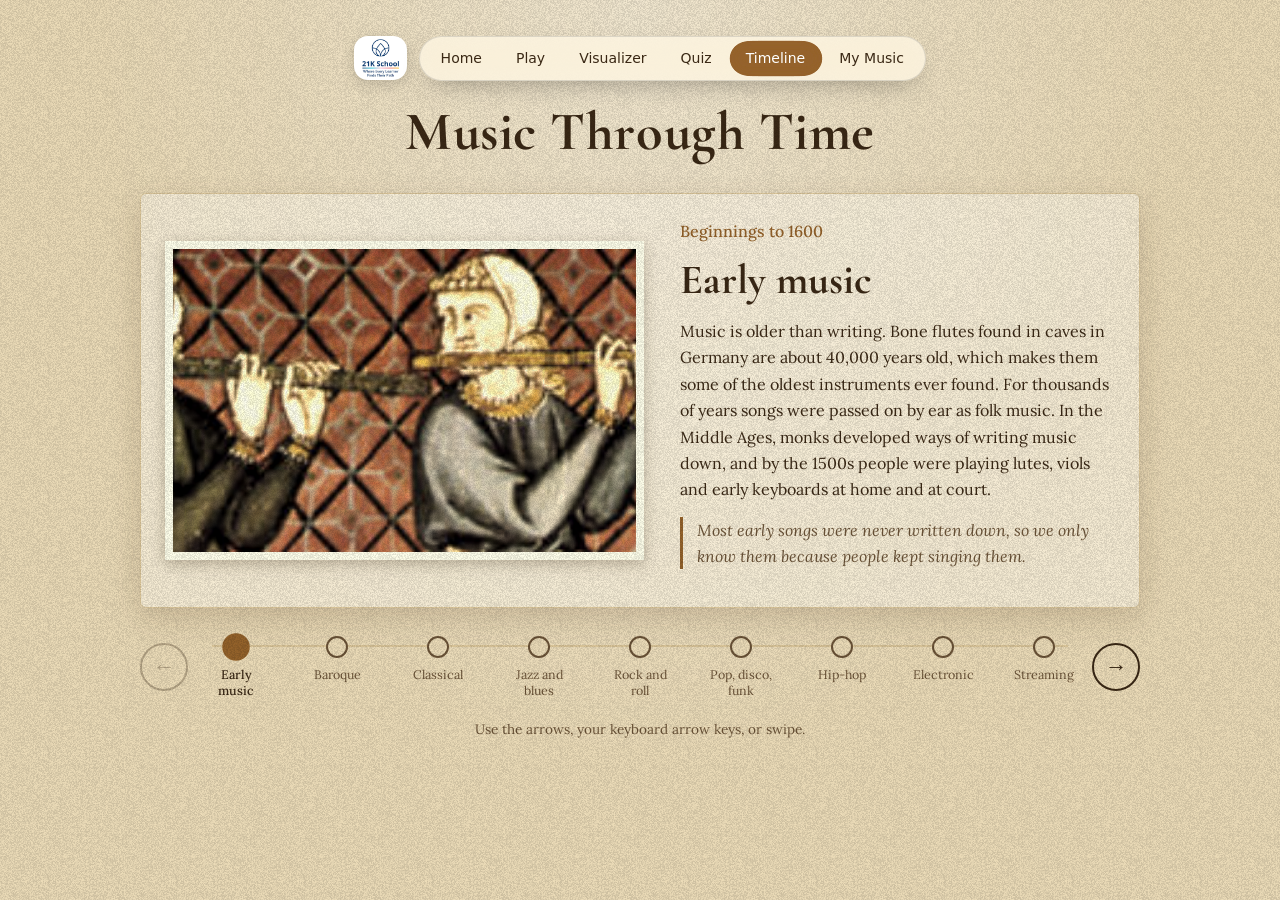
<file: timeline.html>
<!DOCTYPE html>
<html lang="en">
<head>
  <meta charset="utf-8">
  <meta name="viewport" content="width=device-width, initial-scale=1">
  <title>Music Through Time</title>
  <link rel="preconnect" href="https://fonts.googleapis.com">
  <link rel="preconnect" href="https://fonts.gstatic.com" crossorigin>
  <link href="https://fonts.googleapis.com/css2?family=Cormorant+Garamond:wght@600;700&family=Lora:wght@400;500&display=swap" rel="stylesheet">
  <link rel="stylesheet" href="timeline.css">
</head>
<body>
  <a class="home" href="index.html">&larr; Home</a>
  <h1>Music Through Time</h1>

  <section class="stage" aria-live="polite">
    <article class="slide" id="slide"></article>
  </section>

  <div class="controls">
    <button id="prev" class="arrow" aria-label="Previous era">&larr;</button>
    <ol class="track" id="track" aria-label="Eras"></ol>
    <button id="next" class="arrow" aria-label="Next era">&rarr;</button>
  </div>
  <p class="hint">Use the arrows, your keyboard arrow keys, or swipe.</p>

  <script src="timeline-data.js"></script>
  <script src="timeline.js"></script>
<script src="site.js" defer></script>
</body>

</html>
</file>
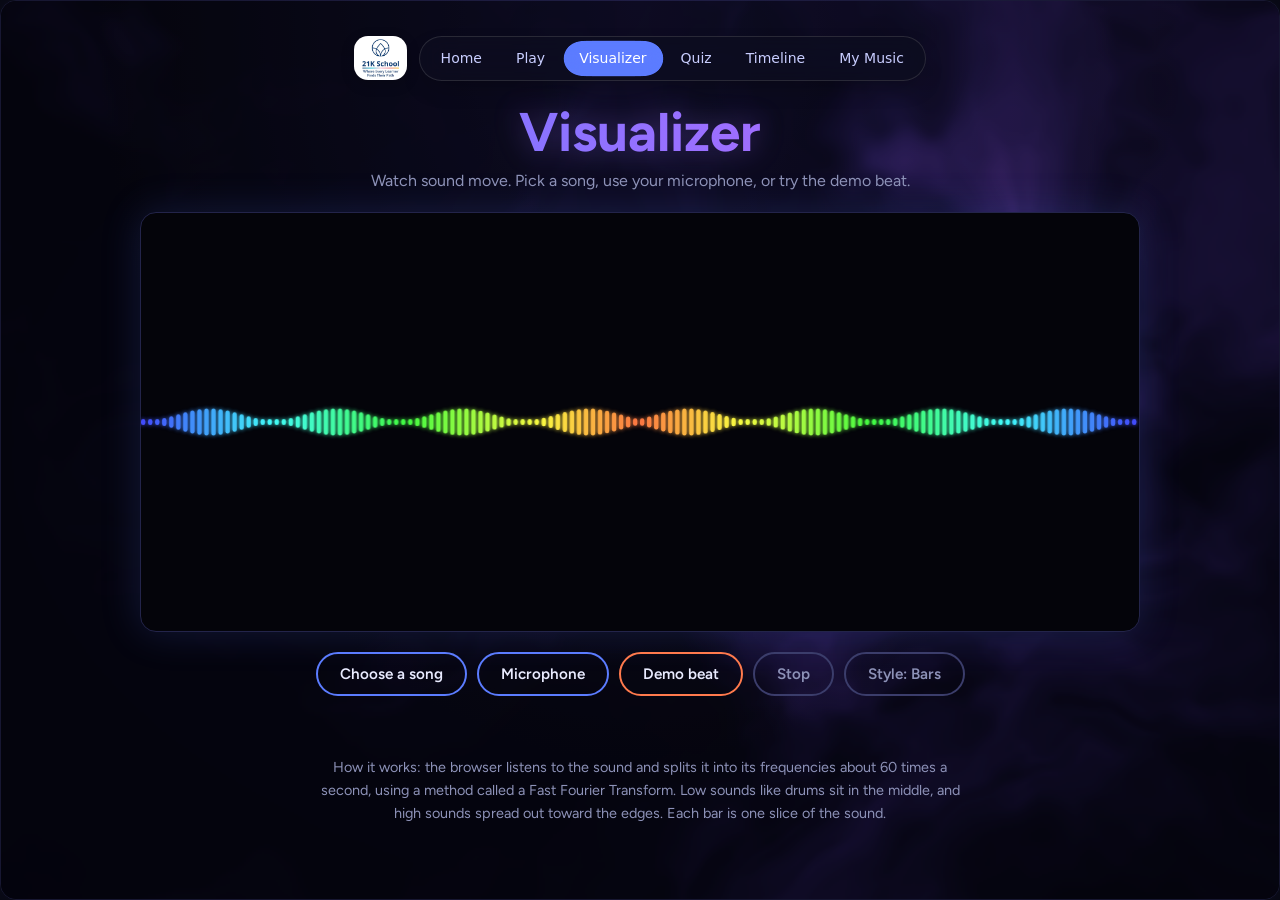
<file: visualizer.html>
<!DOCTYPE html>
<html lang="en">
<head>
<meta charset="utf-8">
<meta name="viewport" content="width=device-width, initial-scale=1">
<title>Visualizer</title>
<link rel="preconnect" href="https://fonts.googleapis.com">
<link rel="preconnect" href="https://fonts.gstatic.com" crossorigin>
<link href="https://fonts.googleapis.com/css2?family=Figtree:wght@400;500;600;700&display=swap" rel="stylesheet">
<style>
:root { --bg:#07070f; --blue:#5b7cff; --orange:#ff7a4d; --text:#e9ebff; --dim:#8d92b8; }
* { box-sizing:border-box; }
body { margin:0; padding:24px 20px 56px; min-height:100vh; font-family:"Figtree",system-ui,sans-serif; color:var(--text);
  background:radial-gradient(ellipse at 50% 0%,#1a1740,transparent 60%),var(--bg); }
.home { color:var(--blue); text-decoration:none; font-size:.95rem; }
.home:hover { text-decoration:underline; }
h1 { margin:12px 0 6px; text-align:center; font-size:clamp(2.2rem,7vw,3.4rem); font-weight:700;
  background:linear-gradient(90deg,var(--blue),#b06bff,var(--orange)); -webkit-background-clip:text; background-clip:text; color:transparent; }
.sub { text-align:center; margin:0 0 22px; color:var(--dim); }
.wrap { max-width:1000px; margin:0 auto; }
canvas { display:block; width:100%; height:min(420px,60vw); border-radius:16px; background:#04040a; border:1px solid #23244a; box-shadow:0 0 40px rgba(91,124,255,.18); }
.row { display:flex; flex-wrap:wrap; gap:10px; justify-content:center; margin:20px 0 12px; }
.btn { padding:11px 22px; border-radius:999px; border:2px solid var(--blue); background:transparent; color:var(--text); font:600 .95rem "Figtree",sans-serif; cursor:pointer; transition:background .2s, box-shadow .2s; }
.btn:hover { background:rgba(91,124,255,.18); box-shadow:0 0 14px rgba(91,124,255,.5); }
.btn.alt { border-color:var(--orange); } .btn.alt:hover { background:rgba(255,122,77,.16); box-shadow:0 0 14px rgba(255,122,77,.5); }
.btn.mute { border-color:#3b3d6b; color:var(--dim); }
.status { text-align:center; min-height:1.4em; color:var(--dim); margin:0 0 10px; }
audio { display:block; width:100%; max-width:560px; margin:0 auto 14px; }
.how { max-width:640px; margin:26px auto 0; text-align:center; font-size:.9rem; line-height:1.6; color:var(--dim); }
[hidden] { display:none !important; }
:focus-visible { outline:3px solid #fff; outline-offset:3px; }
</style>
</head>
<body>
<a class="home" href="index.html">&larr; Home</a>
<h1>Visualizer</h1>
<p class="sub">Watch sound move. Pick a song, use your microphone, or try the demo beat.</p>

<div class="wrap">
  <canvas id="cv" aria-label="Animated sound visualization"></canvas>

  <div class="row">
    <label class="btn" tabindex="0" id="fileLabel">Choose a song<input id="file" type="file" accept="audio/*" hidden></label>
    <button class="btn" id="mic">Microphone</button>
    <button class="btn alt" id="demo">Demo beat</button>
    <button class="btn mute" id="stop">Stop</button>
    <button class="btn mute" id="style" aria-pressed="false">Style: Bars</button>
  </div>

  <p class="status" id="status" aria-live="polite"></p>
  <audio id="player" controls hidden></audio>

  <p class="how">How it works: the browser listens to the sound and splits it into its frequencies about 60 times a second, using a method called a Fast Fourier Transform. Low sounds like drums sit in the middle, and high sounds spread out toward the edges. Each bar is one slice of the sound.</p>
</div>

<script>
const cv = document.getElementById("cv"), g = cv.getContext("2d");
const player = document.getElementById("player"), statusEl = document.getElementById("status");
let ctx, analyser, mediaSrc, cleanup = null, wave = false, W = 0, H = 0;

function setStatus(t) { statusEl.textContent = t; }
function audio() {
  if (!ctx) {
    ctx = new (window.AudioContext || window.webkitAudioContext)();
    analyser = ctx.createAnalyser(); analyser.fftSize = 2048; analyser.smoothingTimeConstant = 0.8;
    mediaSrc = ctx.createMediaElementSource(player);
    mediaSrc.connect(analyser); mediaSrc.connect(ctx.destination);
  }
  if (ctx.state === "suspended") ctx.resume();
  return ctx;
}
function stopAll() {
  if (cleanup) { cleanup(); cleanup = null; }
  player.pause();
}

/* Song file */
document.getElementById("file").addEventListener("change", (e) => {
  const f = e.target.files[0]; if (!f) return;
  stopAll(); audio();
  player.src = URL.createObjectURL(f); player.hidden = false; player.play();
  setStatus("Playing: " + f.name);
});
document.getElementById("fileLabel").addEventListener("keydown", (e) => {
  if (e.key === "Enter" || e.key === " ") { e.preventDefault(); document.getElementById("file").click(); }
});

/* Microphone */
document.getElementById("mic").addEventListener("click", async () => {
  stopAll(); player.hidden = true;
  try {
    const stream = await navigator.mediaDevices.getUserMedia({ audio: true });
    const c = audio(), s = c.createMediaStreamSource(stream);
    s.connect(analyser); // not connected to the speakers, so there is no echo
    cleanup = () => { stream.getTracks().forEach((t) => t.stop()); s.disconnect(); };
    setStatus("Listening to your microphone. Try talking, clapping or humming.");
  } catch (err) {
    setStatus("The microphone is blocked. Allow it in your browser's address bar, or try a song file.");
  }
});

/* Demo beat: a small drum machine made in code */
document.getElementById("demo").addEventListener("click", () => {
  stopAll(); player.hidden = true;
  const c = audio(), step = 60 / 112 / 4;
  const nb = c.createBuffer(1, c.sampleRate * 0.3, c.sampleRate), nd = nb.getChannelData(0);
  for (let i = 0; i < nd.length; i++) nd[i] = Math.random() * 2 - 1;
  const out = c.createGain(); out.gain.value = 0.55; out.connect(analyser); out.connect(c.destination);

  const env = (gn, t, p, d) => { gn.gain.setValueAtTime(0.0001, t); gn.gain.exponentialRampToValueAtTime(p, t + 0.006); gn.gain.exponentialRampToValueAtTime(0.0001, t + d); };
  const osc = (type, f, t, d, p, f2) => { const o = c.createOscillator(), gn = c.createGain(); o.type = type; o.frequency.setValueAtTime(f, t); if (f2) o.frequency.exponentialRampToValueAtTime(f2, t + d * 0.5); env(gn, t, p, d); o.connect(gn); gn.connect(out); o.start(t); o.stop(t + d + 0.05); };
  const hit = (hp, t, d, p) => { const s = c.createBufferSource(), f = c.createBiquadFilter(), gn = c.createGain(); s.buffer = nb; f.type = "highpass"; f.frequency.value = hp; env(gn, t, p, d); s.connect(f); f.connect(gn); gn.connect(out); s.start(t); s.stop(t + d + 0.05); };

  const bass = [55,0,55,0,65.4,0,55,0, 73.4,0,73.4,0,65.4,0,55,0];
  const lead = [440,523.3,659.3,523.3,440,523.3,784,659.3];
  function play(s, t) {
    if (s % 4 === 0) osc("sine", 150, t, 0.35, 1, 45);       // kick
    if (s % 8 === 4) { hit(1500, t, 0.18, 0.6); osc("triangle", 200, t, 0.1, 0.4, 150); } // snare
    if (s % 4 === 2) hit(7000, t, 0.05, 0.35);                // hi-hat
    if (bass[s]) osc("sawtooth", bass[s], t, 0.22, 0.25);     // bass
    if (s % 2 === 0) osc("square", lead[(s / 2) % 8], t, 0.18, 0.06); // melody
  }
  let next = c.currentTime + 0.05, i = 0;
  const id = setInterval(() => { while (next < c.currentTime + 0.12) { play(i % 16, next); next += step; i++; } }, 25);
  cleanup = () => { clearInterval(id); out.disconnect(); };
  setStatus("Playing the demo beat.");
});

document.getElementById("stop").addEventListener("click", () => { stopAll(); setStatus("Stopped."); });
const styleBtn = document.getElementById("style");
styleBtn.addEventListener("click", () => {
  wave = !wave; styleBtn.textContent = "Style: " + (wave ? "Wave" : "Bars"); styleBtn.setAttribute("aria-pressed", wave);
});

/* Drawing */
function resize() {
  const r = cv.getBoundingClientRect(), d = window.devicePixelRatio || 1;
  W = r.width; H = r.height; cv.width = W * d; cv.height = H * d; g.setTransform(d, 0, 0, d, 0, 0);
}
window.addEventListener("resize", resize); resize();

function color(i, n, a) { return "hsla(" + (18 + (i / n) * 222) + ",95%,62%," + (a === undefined ? 1 : a) + ")"; }

function frame(ts) {
  requestAnimationFrame(frame);
  g.clearRect(0, 0, W, H);
  const live = analyser && (cleanup || !player.paused);
  const N = Math.max(24, Math.floor(W / 14));
  let freq, time;
  if (analyser) { freq = new Uint8Array(analyser.frequencyBinCount); analyser.getByteFrequencyData(freq); time = new Uint8Array(analyser.fftSize); analyser.getByteTimeDomainData(time); }

  if (!wave) {
    const usable = freq ? freq.length * 0.6 : 1, step = (W / 2) / N, bw = Math.max(3, step * 0.62);
    for (let i = 0; i < N; i++) {
      let v;
      if (live) { const a = Math.floor(Math.pow(i / N, 1.8) * usable); v = Math.max(freq[a], freq[a + 1] || 0) / 255; }
      else v = 0.04 + 0.03 * Math.sin(ts / 600 + i * 0.35);
      const h = Math.max(3, v * H * 0.46);
      g.fillStyle = color(i, N); g.shadowColor = color(i, N); g.shadowBlur = live ? 14 : 4;
      [W / 2 + i * step, W / 2 - (i + 1) * step].forEach((x) => { g.beginPath(); if (g.roundRect) g.roundRect(x, H / 2 - h, bw, h * 2, bw / 2); else g.rect(x, H / 2 - h, bw, h * 2); g.fill(); });
    }
  } else {
    const grad = g.createLinearGradient(0, 0, W, 0);
    grad.addColorStop(0, "#5b7cff"); grad.addColorStop(0.5, "#b06bff"); grad.addColorStop(1, "#ff7a4d");
    g.strokeStyle = grad; g.lineWidth = 3; g.shadowColor = "#b06bff"; g.shadowBlur = 16; g.beginPath();
    const pts = 400;
    for (let i = 0; i <= pts; i++) {
      const y = live ? ((time[Math.floor(i / pts * (time.length - 1))] - 128) / 128) * H * 0.4 : Math.sin(ts / 700 + i * 0.05) * 6;
      i ? g.lineTo(i / pts * W, H / 2 + y) : g.moveTo(0, H / 2 + y);
    }
    g.stroke();
  }
  g.shadowBlur = 0;
}
requestAnimationFrame(frame);
</script>
<script src="site.js" defer></script>
</body>
</html>
</file>
<file: style.css>
:root {
  --skin-50: #fbf3ec;
  --skin-100: #f5e6d9;
  --skin-200: #e9d0bb;
  --ink: #1d3a73;
  --ink-soft: #5c6788;
  --radius: 18px;
}

* { box-sizing: border-box; }

html, body { margin: 0; }

body {
  font-family: "Figtree", system-ui, -apple-system, "Segoe UI", sans-serif;
  color: var(--ink);
  background: linear-gradient(180deg, var(--skin-100) 0%, var(--skin-50) 320px);
  min-height: 100vh;
  padding: 0 20px 64px;
  -webkit-font-smoothing: antialiased;
}

.top {
  text-align: center;
  padding-top: 40px;
}

.logo {
  width: 170px;
  max-width: 50%;
  height: auto;
}

.credit {
  margin: 20px 0 0;
  font-size: 0.95rem;
  font-weight: 500;
  letter-spacing: 0.04em;
  color: var(--ink-soft);
}

main {
  max-width: 980px;
  margin: 0 auto;
}

h1 {
  margin: 48px 0 28px;
  text-align: center;
  font-size: clamp(1.6rem, 4vw, 2.2rem);
  font-weight: 600;
  letter-spacing: -0.01em;
}

.grid {
  display: grid;
  grid-template-columns: repeat(2, 1fr);
  gap: 28px;
}

.panel {
  display: block;
  text-decoration: none;
  color: inherit;
}

.panel img {
  display: block;
  width: 100%;
  aspect-ratio: 16 / 10;
  object-fit: cover;
  border-radius: var(--radius);
  border: 4px solid #fff;
  box-shadow: 0 6px 20px rgba(120, 80, 50, 0.14);
  transition: transform 0.25s ease, box-shadow 0.25s ease;
}

.name {
  display: block;
  margin-top: 14px;
  text-align: center;
  font-size: 1.25rem;
  font-weight: 600;
}

@media (hover: hover) {
  .panel:hover img {
    transform: translateY(-4px);
    box-shadow: 0 12px 28px rgba(120, 80, 50, 0.22);
  }
}

.panel:focus-visible {
  outline: 3px solid var(--ink);
  outline-offset: 6px;
  border-radius: var(--radius);
}

@media (max-width: 640px) {
  .grid { grid-template-columns: 1fr; gap: 24px; }
  .top { padding-top: 28px; }
}

@media (prefers-reduced-motion: reduce) {
  .panel img { transition: none; }
}

/* My Music page */
body.music-page {
  color: #4b2b1d;
  background:
    radial-gradient(ellipse at 50% 0%, rgba(221, 180, 125, .55), transparent 58%),
    linear-gradient(180deg, #f1e0ca 0%, #fbf3ec 420px);
}

.music-main {
  max-width: 980px;
  margin: 0 auto;
}

.music-hero {
  position: relative;
  height: clamp(280px, 52vw, 500px);
  margin: 28px auto 26px;
  overflow: hidden;
  border: 5px solid #fff;
  border-radius: 20px;
  background: #537f8c;
  box-shadow: 0 12px 30px rgba(75, 43, 29, .2);
}

.music-hero::after {
  content: "";
  position: absolute;
  inset: 30% 0 0;
  background: linear-gradient(transparent, rgba(42, 23, 15, .55));
  pointer-events: none;
}

.music-hero img {
  display: block;
  width: 100%;
  height: 100%;
  object-fit: cover;
}

.music-title {
  position: absolute;
  z-index: 1;
  right: 18px;
  bottom: 18px;
  left: 18px;
  margin: 0;
  padding: 16px 20px;
  border: 2px solid rgba(238, 203, 151, .8);
  border-radius: 14px;
  background: rgba(75, 43, 29, .88);
  box-shadow: 0 8px 24px rgba(36, 20, 13, .25);
  color: #fff3df;
  text-align: center;
  font-family: "Cormorant Garamond", Georgia, serif;
  font-size: clamp(2.2rem, 7vw, 4.5rem);
  font-weight: 700;
  line-height: 1;
  text-shadow: 0 2px 3px rgba(0, 0, 0, .35);
}

.music-card {
  max-width: 700px;
  margin: 0 auto;
  padding: clamp(22px, 5vw, 40px);
  border: 2px solid #c49458;
  border-radius: 18px;
  background: linear-gradient(145deg, #5b3523, #321b12);
  box-shadow: 0 12px 30px rgba(75, 43, 29, .22);
  color: #fff3df;
  text-align: center;
}

.music-card h2 {
  margin: 0 0 8px;
  color: #ffe0a2;
  font-family: "Cormorant Garamond", Georgia, serif;
  font-size: clamp(2rem, 5vw, 3rem);
  line-height: 1;
}

.music-card p {
  margin: 0 0 22px;
  opacity: .9;
  line-height: 1.5;
}

.music-card audio {
  display: block;
  width: 100%;
  margin: 0 auto;
}

.music-card .music-note {
  margin: 18px 0 0;
  font-size: .9rem;
  opacity: .75;
}

/* Liquid blue blob cursor */
#liquid-cursor {
  position: fixed;
  top: 0;
  left: 0;
  width: 140px;
  height: 140px;
  border-radius: 42% 58% 63% 37% / 43% 42% 58% 57%;
  pointer-events: none;
  z-index: 99999;
  opacity: 0;
  background:
    radial-gradient(circle at 30% 25%, #bfdbfe 0%, transparent 25%),
    radial-gradient(circle at 70% 75%, #2563eb 0%, #3b82f6 38%, #60a5fa 70%, #1e40af 100%);
  box-shadow:
    inset -12px -15px 25px rgba(15, 23, 42, 0.25),
    inset 10px 10px 22px rgba(255, 255, 255, 0.45),
    0 0 35px rgba(59, 130, 246, 0.45);
  filter: blur(0.3px);
  mix-blend-mode: screen;
  transform: translate(-50%, -50%);
  transition: opacity 0.25s ease;
  animation: blobMorph 5s ease-in-out infinite;
}

#liquid-cursor.visible {
  opacity: 0.85;
}

@keyframes blobMorph {
  0%, 100% {
    border-radius: 42% 58% 63% 37% / 43% 42% 58% 57%;
  }
  50% {
    border-radius: 61% 39% 41% 59% / 57% 63% 37% 43%;
  }
}

/* Don't show on touch-only devices */
@media (hover: none), (prefers-reduced-motion: reduce) {
  #liquid-cursor {
    display: none;
  }
}
</file>
<file: timeline.css>
:root {
  --paper: #ecdcb8;
  --paper-dark: #dcc79b;
  --ink: #3a2815;
  --ink-soft: #6b5337;
  --brass: #94622a;
}

* { box-sizing: border-box; }

body {
  margin: 0;
  padding: 24px 20px 56px;
  font-family: "Lora", Georgia, serif;
  color: var(--ink);
  background:
    radial-gradient(ellipse at top, rgba(255,255,255,0.35), transparent 60%),
    var(--paper);
  min-height: 100vh;
}

.home {
  color: var(--ink-soft);
  text-decoration: none;
  font-size: 0.95rem;
}
.home:hover { color: var(--brass); }

h1 {
  margin: 12px 0 28px;
  text-align: center;
  font-family: "Cormorant Garamond", Georgia, serif;
  font-weight: 700;
  font-size: clamp(2.2rem, 6vw, 3.4rem);
  letter-spacing: 0.01em;
}

.stage {
  max-width: 1000px;
  margin: 0 auto;
}

.slide {
  display: grid;
  grid-template-columns: 1.1fr 1fr;
  gap: 36px;
  align-items: center;
  padding: 24px;
  background: rgba(255, 250, 235, 0.55);
  border: 1px solid var(--paper-dark);
  border-radius: 6px;
  box-shadow: 0 10px 30px rgba(70, 45, 15, 0.18);
}

.slide img {
  display: block;
  width: 100%;
  aspect-ratio: 3 / 2;
  object-fit: cover;
  border: 8px solid #fbf5e6;
  box-shadow: 0 4px 14px rgba(70, 45, 15, 0.3);
  filter: sepia(0.5) contrast(1.05);
}

.years {
  margin: 0 0 6px;
  color: var(--brass);
  font-weight: 500;
}

.slide h2 {
  margin: 0 0 14px;
  font-family: "Cormorant Garamond", Georgia, serif;
  font-size: clamp(1.9rem, 4vw, 2.6rem);
  line-height: 1.1;
}

.slide p { line-height: 1.65; margin: 0 0 14px; }

.fact {
  padding-left: 14px;
  border-left: 3px solid var(--brass);
  color: var(--ink-soft);
  font-style: italic;
}

.controls {
  max-width: 1000px;
  margin: 28px auto 0;
  display: flex;
  align-items: center;
  gap: 16px;
}

.arrow {
  flex: none;
  width: 48px;
  height: 48px;
  border-radius: 50%;
  border: 2px solid var(--ink);
  background: transparent;
  color: var(--ink);
  font-size: 1.4rem;
  cursor: pointer;
  transition: background 0.2s, color 0.2s;
}
.arrow:hover:not(:disabled) { background: var(--ink); color: var(--paper); }
.arrow:disabled { opacity: 0.3; cursor: default; }

.track {
  flex: 1;
  display: flex;
  justify-content: space-between;
  margin: 0;
  padding: 0;
  list-style: none;
  position: relative;
}
.track::before {
  content: "";
  position: absolute;
  left: 8px; right: 8px; top: 9px;
  height: 2px;
  background: var(--paper-dark);
}

.track button {
  position: relative;
  display: flex;
  flex-direction: column;
  align-items: center;
  gap: 8px;
  width: 64px;
  padding: 0;
  background: none;
  border: 0;
  font: inherit;
  font-size: 0.78rem;
  color: var(--ink-soft);
  cursor: pointer;
}
.track button::before {
  content: "";
  width: 18px; height: 18px;
  border-radius: 50%;
  background: var(--paper);
  border: 2px solid var(--ink-soft);
  transition: transform 0.25s, background 0.25s, border-color 0.25s;
}
.track button[aria-current="true"] { color: var(--ink); font-weight: 500; }
.track button[aria-current="true"]::before {
  background: var(--brass);
  border-color: var(--brass);
  transform: scale(1.25);
}

.hint {
  text-align: center;
  margin: 22px 0 0;
  font-size: 0.85rem;
  color: var(--ink-soft);
}

:focus-visible { outline: 3px solid var(--brass); outline-offset: 3px; }

@media (max-width: 760px) {
  .slide { grid-template-columns: 1fr; gap: 20px; padding: 16px; }
  .track button { width: 18px; font-size: 0; }
  .track button span { display: none; }
}
</file>
